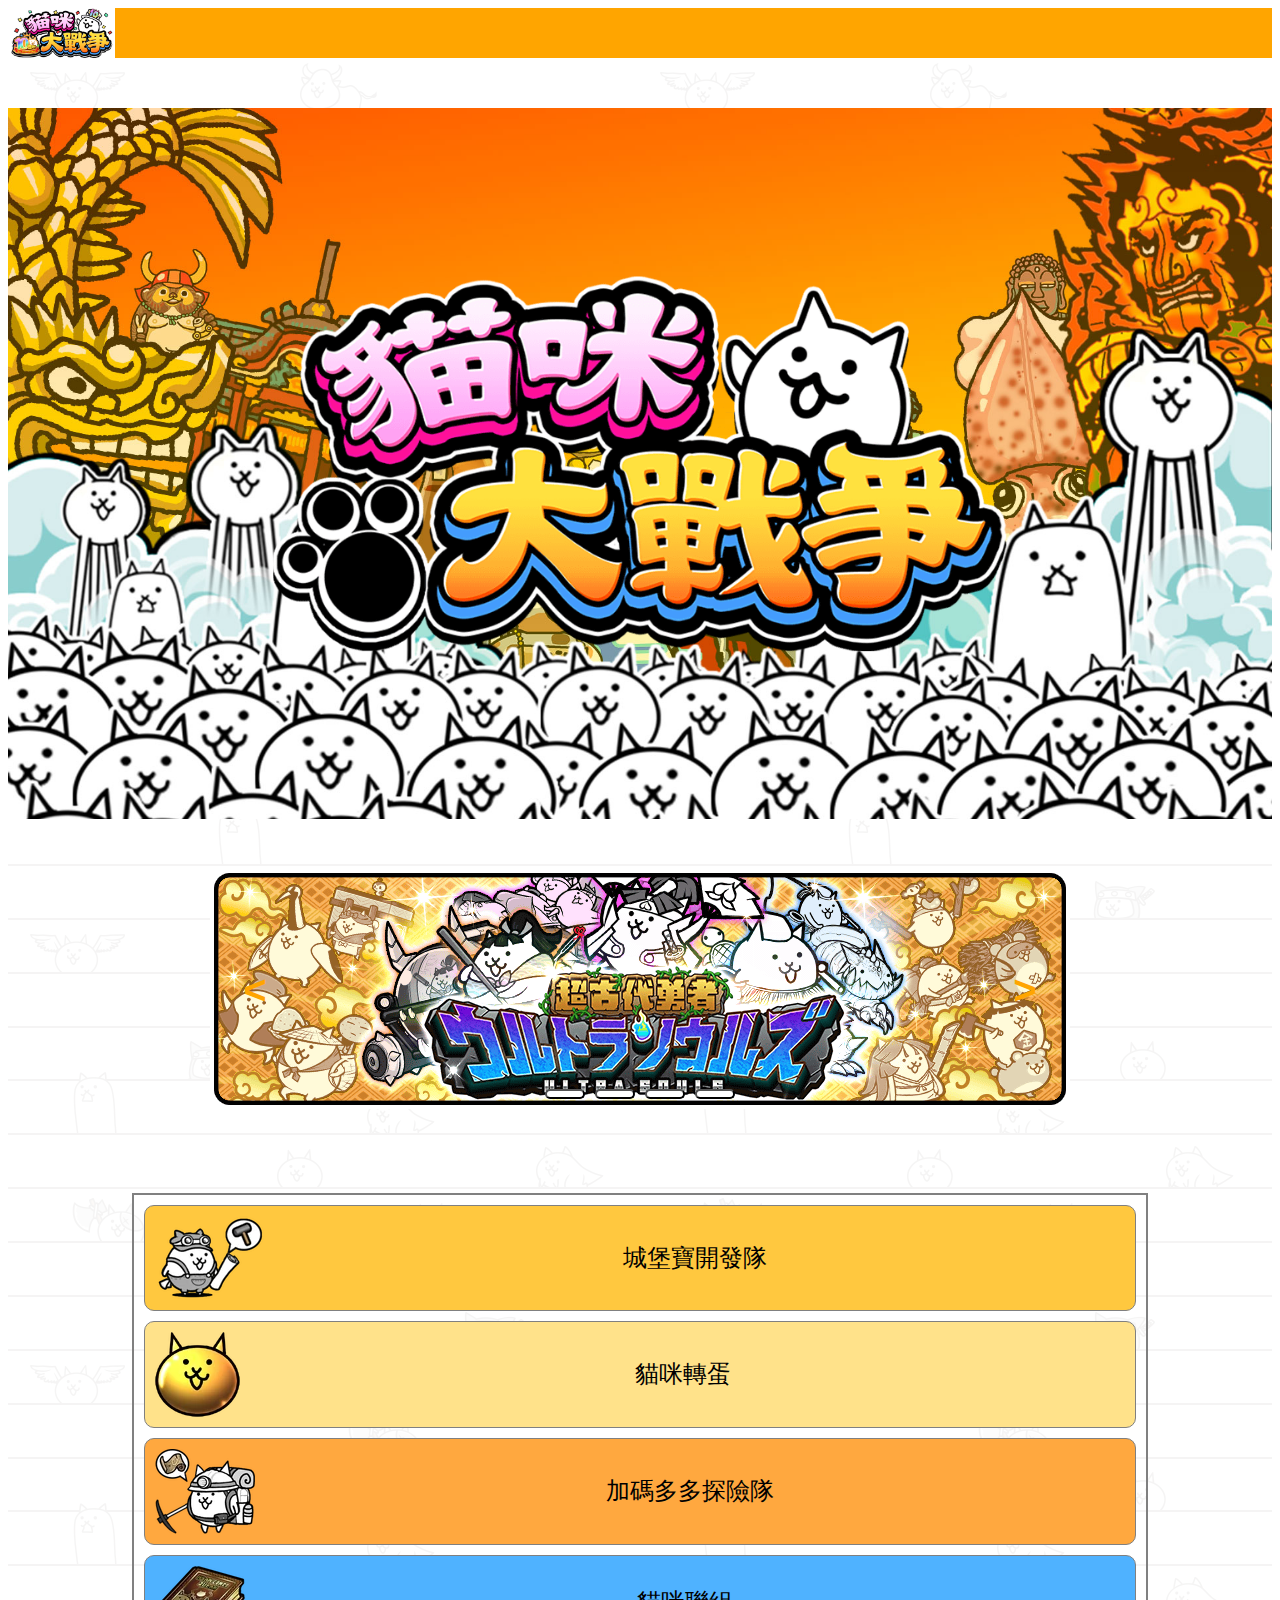
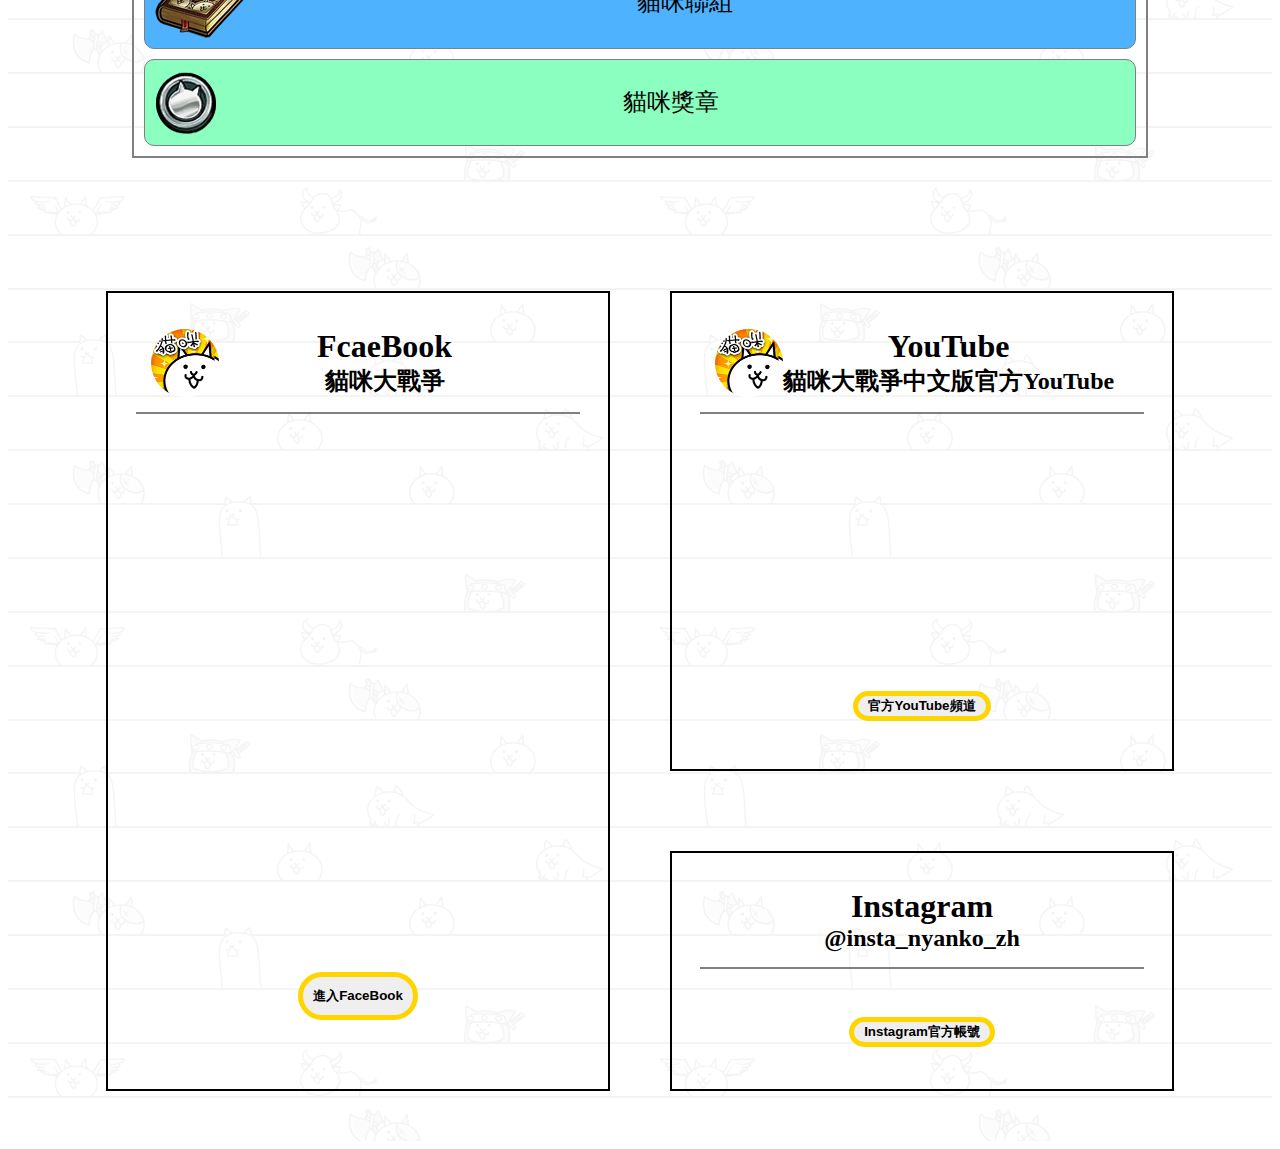
<file: index.html>
<!DOCTYPE html>
<html lang="zh-hant">

<head>
    <meta charset="UTF-8">
    <meta name="viewport" content="width=device-width, initial-scale=1.0">
    <title>貓咪大戰爭</title>
    <link rel="stylesheet" href="./css/header.css">
    <!-- <link rel="stylesheet" href="./css/slide.css"> -->
    <style>
        main {
            display: flex;
            flex-direction: column;
            align-items: center;
            justify-content: center;
            background-image: url(./img/homepage/background.png);
        }

        .cover {
            object-fit: cover;
            width: 100%;
            height: 100%;
            display: block;
            margin: auto;
        }

        section {
            position: relative;
            max-width: 1500px;
            width: 100%;
            margin: 50px;
            aspect-ratio: 3/1.5;

        }

        .tittle {
            position: absolute;
            width: 60%;

            top: 50%;
            left: 50%;
            transform: translate(-50%, -50%);
        }


        .content {


            display: inline-flex;
            flex-direction: column;
            justify-content: center;
            align-items: center;



        }

        .main-card {
            border: 2px solid gray;
            width: 80%;

        }

        .main-card a {
            color: inherit;
            /* 繼承按鈕的文字顏色 */
            text-decoration: none;
            /* 移除底線 */
        }

        .card {
            border: 1px solid gray;
            /* height: auto; */
            margin: 10px;
            padding: 10px;
            display: flex;
            justify-content: start;
            align-items: center;
            border-radius: 10px;
            text-align: center;
        }

        .card:hover {
            opacity: 0.5;
        }

        span {
            font-size: 2rem;
            margin: 5px;
        }

        .text {
            font-size: 1.5rem;
            width: 100%;
            text-align: center;
        }

        .card-img {
            width: 110px;
            object-fit: contain;
        }

        /* 下面是輪播圖CSS */
        .slider {

            width: 860px;
            height: 240px;
            position: relative;
            overflow: hidden;
        }

        .slider-content {
            position: relative;
            height: 100%;
            width: 100%;
            left: 0;
            display: flex;
            transition: all 1s;
        }

        .slide-img {
            width: 100%;
            height: 100%;
            object-fit: cover;
            flex-shrink: 0;
        }

        .btn-left,
        .btn-right {
            border: none;
            position: absolute;
            top: 0;
            bottom: 0;
            margin: auto;
            background-color: transparent;
            color: orange;
            width: 50px;
            height: 50px;
            font-size: 40px;
            font-weight: bold;
            line-height: 50px;
            text-align: center;
            user-select: none;
        }

        .btn-right {
            right: 20px;
        }

        .btn-left {
            left: 20px;
        }

        .bottom {
            position: absolute;
            bottom: 10px;
            margin: auto;
            left: 0;
            right: 0;
            display: flex;
            gap: 10px;
            max-width: max-content;
        }

        .indicator {
            height: 10px;
            width: 40px;
            background-color: white;
            cursor: pointer;
            border-radius: 10px;
        }

        .media-content {
            width: 460px;

        }

        .media-section {
            display: flex;
            justify-content: center;
            align-items: center;
            height: 800px;

        }

        .media-card {
            border: 2px solid black;
            display: flex;
            flex-direction: column;
            padding: 20px;
            align-items: center;
            height: 100%;
            box-sizing: border-box;

        }

        .icon {
            width: 68px;
            height: 68px;
        }

        .media {
            display: flex;
            padding: 15px;
            border-bottom: 2px solid gray;
            width: 90%;
            justify-items: center;
            align-items: center;


        }

        .media-tittle {
            font-size: 24px;
            text-align: center;
            width: 80%;
        }

        .btn {
            position: relative;
            border: 5px solid rgb(255, 213, 0);
            border-radius: 48px;
            /* text-align: center; */
            padding: 10px;
            overflow: hidden;
            cursor: pointer;
            z-index: 0;
            transition: color 1s ease;
            margin: 30px;
            display: flex;
            justify-content: center;
            align-items: center;

        }

        .btn::before {
            content: "";
            position: absolute;
            top: 0;
            left: 0;
            width: 0%;
            height: 100%;
            background-color: rgb(255, 213, 0);
            z-index: -1;
            transition: 0.8s ease;
        }



        .btn:hover::before {
            width: 100%;
        }

        .facebook-content {
            width: 100%;
            height: 510px;
            overflow-y: hidden;
        }

        .two-card {
            height: 100%;
        }

        .btn a {
            color: inherit;
            /* 繼承按鈕的文字顏色 */
            text-decoration: none;
            /* 移除底線 */
        }
    </style>
</head>

<body>
    <header>
        <img class="battlecat-icon" src="./img/貓咪大戰爭.png" alt="貓咪大戰爭">
        <!-- <ul>
            <li>關卡</li>
            <li>敵人</li>
            <li>轉蛋</li>
        </ul> -->
    </header>
    <main>
        <section>
            <img class="cover" src="./img/homepage/cover.jpg">
            <img class="tittle" src="./img/homepage/tittle.png">
        </section>
        <!-- 以下輪播圖 -->


        <div class="slider">
            <div class="slider-content">
                <img class="slide-image" src="./img/cat-capsule/01.png">
                <img class="slide-image" src="./img/cat-capsule/02.png">
                <img class="slide-image" src="./img/cat-capsule/03.png">
                <img class="slide-image" src="./img/cat-capsule/04.png">
            </div>
            <div class="shift">
                <button class="btn-left" onclick="leftshift()">&lt;</button>
                <button class="btn-right" onclick="rightshift()">&gt;</button>
            </div>
            <div class="bottom">
                <button class="indicator" onclick="setIndex(0)"></button>
                <button class="indicator" onclick="setIndex(1)"></button>
                <button class="indicator" onclick="setIndex(2)"></button>
                <button class="indicator" onclick="setIndex(3)"></button>
            </div>
        </div>

        <!-- 以上輪播圖 -->
        <section class="content">
            <div class="main-card">
                <a href="./castle.html">
                    <div class="card" style="background-color: #ffc83f;">
                        <img class="card-image" src="./img/homepage/castle-build.webp" style="display: block; ">
                        <div class="text">城堡寶開發隊</div>
                    </div>
                </a>
                <a href="./cat-capsule.html">
                    <div class="card" style="background-color: #ffe28a;">
                        <img class="card-image" src="./img/homepage/cat-capsule.webp">
                        <div class="text">貓咪轉蛋</div>
                    </div>
                </a>
                <a href="./gamatoto.html">
                    <div class="card" style="background-color: #ffa83f;">
                        <img class="card-image" src="./img/homepage/kamatoto.webp">
                        <div class="text">加碼多多探險隊</div>
                    </div>
                </a>
                <a href="./cat-combo.html">
                    <div class="card" style="background-color: #4fb2ff;">
                        <img class="card-image" src="./img/homepage/cat-combo.webp">
                        <div class="text">貓咪聯組</div>
                    </div>
                </a>
                <a href="./medal.html">
                    <div class="card" style="background-color: #8affbf">
                        <img class="card-image" src="./img/homepage/medal.webp">
                        <div class="text">貓咪獎章</div>
                    </div>
                </a>
            </div>

        </section>
        <section class="media-section">
            <div class="media-card" style="margin-right: 30px;">
                <div class="media">
                    <img class="icon" src="./img/homepage/icon.png">
                    <strong class="media-tittle">
                        <span>
                            FcaeBook
                        </span>
                        <br>
                        貓咪大戰爭
                    </strong>
                </div>
                <br>
                <div class="media-content">
                    <div class="facebook-content">
                        <iframe
                            src="https://www.facebook.com/plugins/page.php?href=https%3A%2F%2Fwww.facebook.com%2FNyankoTW&tabs=timeline&width=460&height=720&small_header=false&adapt_container_width=true&hide_cover=false&show_facepile=true&appId"
                            width="100%" height="720" style="border:none;overflow:hidden" scrolling="no" frameborder="0"
                            allowfullscreen="true"
                            allow="autoplay; clipboard-write; encrypted-media; picture-in-picture; web-share"></iframe>
                    </div>
                </div>
                <button class="btn">
                    <strong>
                        <a href="https://www.facebook.com/NyankoTW/?ref=embed_page#">
                            進入FaceBook
                        </a>
                    </strong>
                </button>
            </div>
            <div class="two-card" style="margin-left: 30px;">
                <div class="media-card" style="height: 60%;">
                    <div class="media">
                        <img class="icon" src="./img/homepage/icon.png">
                        <strong class="media-tittle">
                            <span>
                                YouTube
                            </span>
                            <br>
                            貓咪大戰爭中文版官方YouTube
                        </strong>
                    </div>
                    <br>
                    <div class="media-content">
                        <iframe width="100%" height="225" src="https://www.youtube.com/embed/Mipx3s1RwFQ"
                            title="【貓咪TV】貓戰10週年啦～今年除了貓咪拉霸，還有機會拿傳說券！？【官方頻道】" frameborder="0"
                            allow="accelerometer; autoplay; clipboard-write; encrypted-media; gyroscope; picture-in-picture; web-share"
                            referrerpolicy="strict-origin-when-cross-origin" allowfullscreen></iframe>
                    </div>
                    <button class="btn">
                        <strong>
                            <a href="https://www.youtube.com/channel/UC6UBir4I6o_0dJQa8eoGoDQ">
                                官方YouTube頻道
                            </a>
                        </strong>
                    </button>
                </div>
                <div class="media-card" style="height:30%;   margin-top:80px ;">
                    <div class="media" style="justify-content: center">
                        <strong class="media-tittle">
                            <span>
                                Instagram
                            </span>
                            <br>
                            @insta_nyanko_zh
                        </strong>
                    </div>
                    <br>
                    <button class="btn">
                        <strong>
                            <a href="https://www.instagram.com/insta_nyanko_zh/">
                                Instagram官方帳號
                            </a>
                        </strong>
                    </button>
                </div>
            </div>



        </section>

    </main>
    <!-- <script src="./javascript/slide.js">
        
    </script> -->
    <script>
        let index = 0;
        function refresh() {
            if (index < 0) {
                index = 3;
            }
            else if (index > 3) {
                index = 0;
            }
            let slider = document.querySelector('.slider')
            let width = getComputedStyle(slider).width
            width = Number(width.slice(0, -2))
            slider.querySelector('.slider-content').style.left = index * width * -1 +
                "px"
        }
        function leftshift() {
            index--;
            refresh()
        }
        function rightshift() {
            index++;
            refresh()
        }
        function setIndex(idx) {
            index = idx;
            refresh()
        }
        refresh()
    </script>
</body>

</html>
</file>
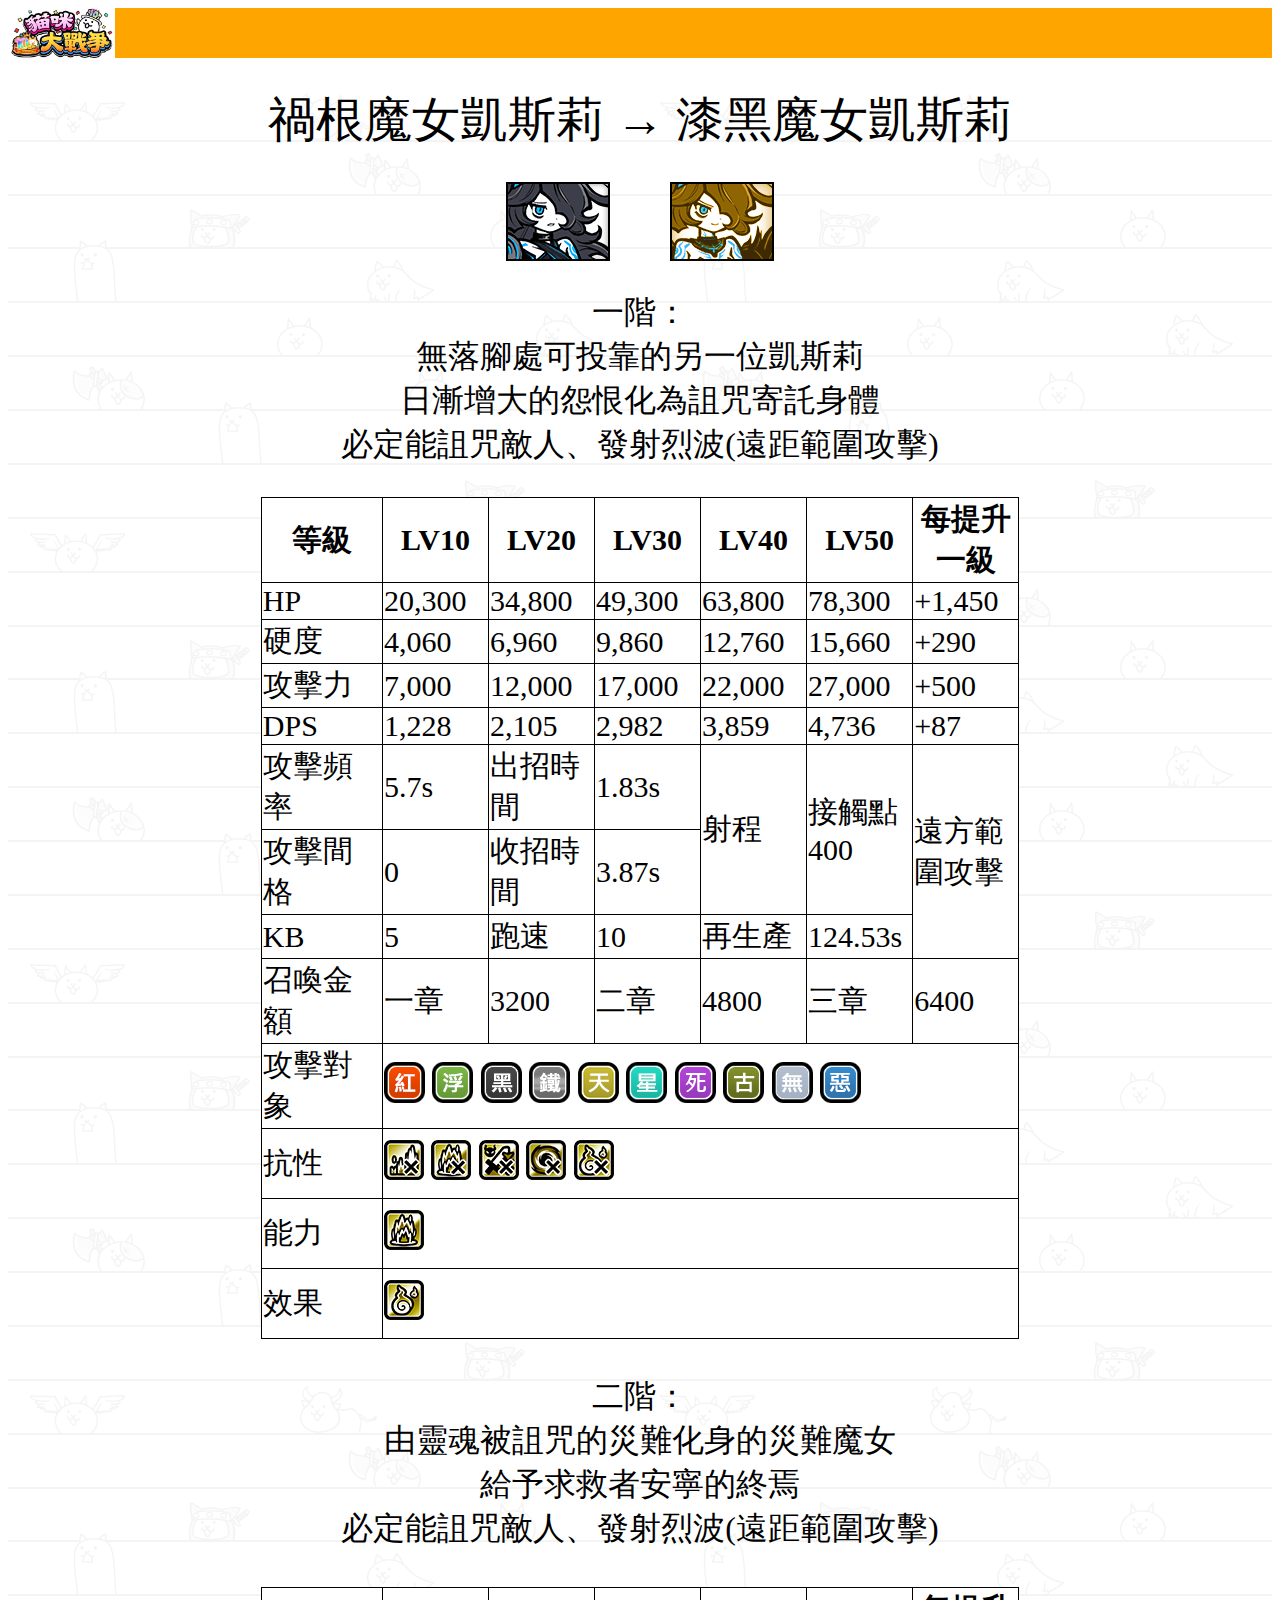
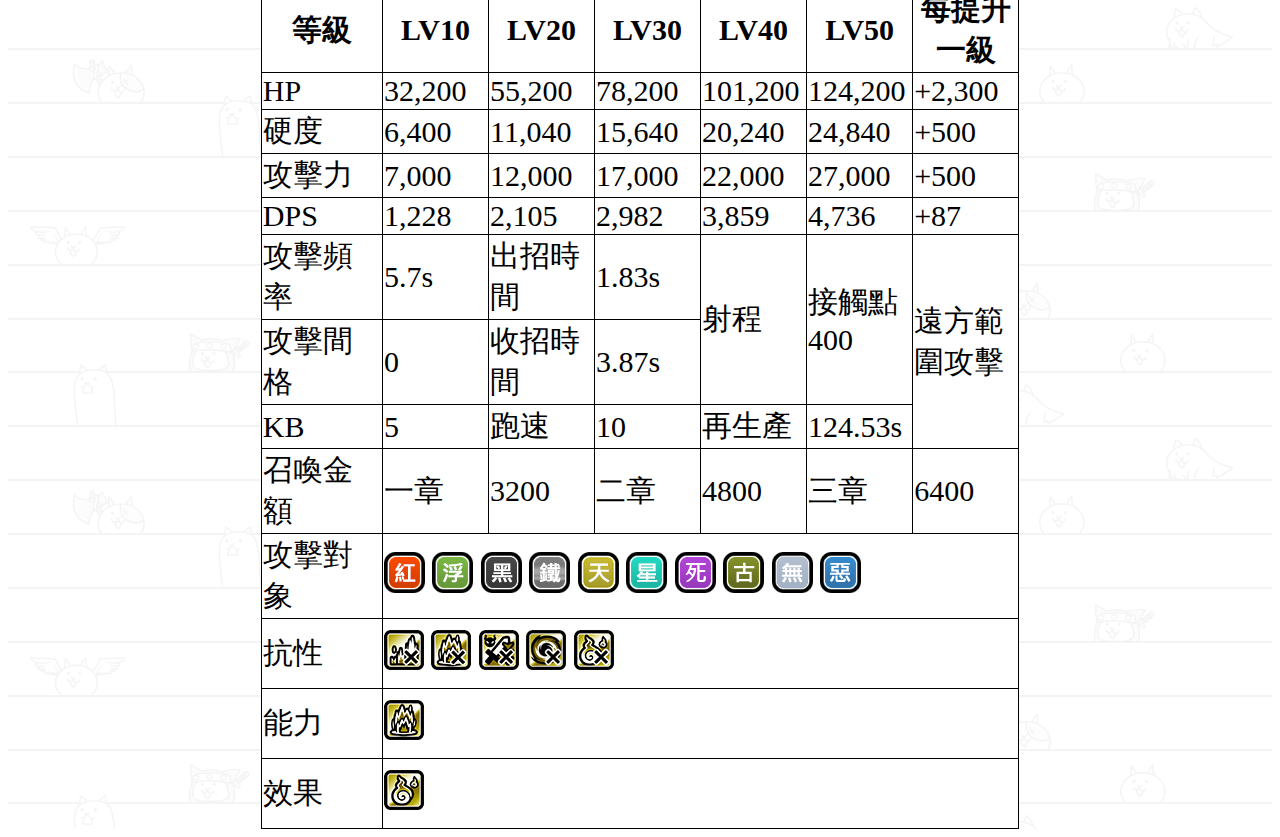
<file: ability.html>
<!DOCTYPE html>
<html lang="zh-hant">

<head>
    <meta charset="UTF-8">
    <meta name="viewport" content="width=device-width, initial-scale=1.0">
    <title>角色能力</title>
    <link rel="stylesheet" href="./css/header.css">
    <link rel="stylesheet" href="./css/table.css">
    <style>
        main {
            background-image: url(./img/background/background.png);
        }

        ul {
            list-style-type: none;
            display: flex;
        }

        li {
            margin: 0px 30px;
        }

        header {
            background-color: orange;
            height: 50px;
            width: auto;
            display: flex;
        }

        .battlecat-icon {
            background-color: transparent;
        }



        table {
            width: 60%;
        }

        .icon {
            display: flex;
        }

        .icon img {
            margin: 30px;
        }

        .intro {
            display: flex;
            flex-direction: column;
            justify-content: center;
            align-items: center;
            margin: 30px;
        }

        .copy {
            word-break: keep-all;
            text-align: center;
            font-size: 2rem;
        }

        span {
            font-size: 3rem;
        }

        .ability img {
            margin: 10px 0 10px 0;
            text-align: center;

        }
    </style>
</head>

<body>
    <header>
        <a href="./homepage.html">
            <img class="battlecat-icon" src="./img/貓咪大戰爭.png" alt="貓咪大戰爭">
        </a>
        <!-- <ul>
            <li>關卡</li>
            <li>敵人</li>
            <li>轉蛋</li>
        </ul> -->

    </header>
    <main>
        <section class="intro">
            <span>禍根魔女凱斯莉 → 漆黑魔女凱斯莉</span>
            <div class="icon">
                <img src="./img/character/ssr01.png">
                <img src="./img/character/ssr02.png">
            </div>
            <div class="copy">
                一階：
                <br>
                無落腳處可投靠的另一位凱斯莉
                <br>
                日漸增大的怨恨化為詛咒寄託身體
                <br>
                必定能詛咒敵人、發射烈波(遠距範圍攻擊)
            </div>
        </section>

        <table>
            <colgroup>
                <col style="width: 16%">
                <col style="width: 14%">
                <col style="width: 14%">
                <col style="width: 14%">
                <col style="width: 14%">
                <col style="width: 14%">
                <col style="width: 14%">
            </colgroup>
            <thead>
                <tr>
                    <th>等級</th>
                    <th>LV10</th>
                    <th>LV20</th>
                    <th>LV30</th>
                    <th>LV40</th>
                    <th>LV50</th>
                    <th>每提升一級</th>
                </tr>
            </thead>
            <tbody>
                <tr>
                    <td>HP</td>
                    <td>20,300</td>
                    <td>34,800</td>
                    <td>49,300</td>
                    <td>63,800</td>
                    <td>78,300</td>
                    <td>+1,450</td>
                </tr>
                <tr>
                    <td>硬度</td>
                    <td>4,060</td>
                    <td>6,960</td>
                    <td>9,860</td>
                    <td>12,760</td>
                    <td>15,660</td>
                    <td>+290</td>
                </tr>
                <tr>
                    <td>攻擊力</td>
                    <td>7,000</td>
                    <td>12,000</td>
                    <td>17,000</td>
                    <td>22,000</td>
                    <td>27,000</td>
                    <td>+500</td>
                </tr>
                <tr>
                    <td>DPS</td>
                    <td>1,228</td>
                    <td>2,105</td>
                    <td>2,982</td>
                    <td>3,859</td>
                    <td>4,736</td>
                    <td>+87</td>
                </tr>
                <tr>
                    <td>攻擊頻率</td>
                    <td>5.7s</td>
                    <td>出招時間</td>
                    <td>1.83s</td>
                    <td rowspan="2">射程</td>
                    <td rowspan="2">接觸點400</td>
                    <td rowspan="3">遠方範圍攻擊</td>
                </tr>
                <tr>
                    <td>攻擊間格</td>
                    <td>0</td>
                    <td>收招時間</td>
                    <td>3.87s</td>
                    <!-- <td colspan="2"></td> -->
                    <!-- <td></td> -->
                    <!-- <td></td> -->
                </tr>
                <tr>
                    <td>KB</td>
                    <td>5</td>
                    <td>跑速</td>
                    <td>10</td>
                    <td>再生產</td>
                    <td>124.53s</td>
                    <!-- <td></td> -->
                </tr>
                <tr>
                    <td>召喚金額</td>
                    <td>一章</td>
                    <td>3200</td>
                    <td>二章</td>
                    <td>4800</td>
                    <td>三章</td>
                    <td>6400</td>
                </tr>
                <tr>
                    <td>攻擊對象</td>
                    <td colspan="6" class="ability">
                        <img src="/img/character/red.png">
                        <img src="./img/character/float.png">
                        <img src="./img/character/black.png">
                        <img src="./img/character/iron.png">
                        <img src="./img/character/angle.png">
                        <img src="./img/character/aqua.png">
                        <img src="./img/character/zomble.png">
                        <img src="./img/character/old.png">
                        <img src="./img/character/white.png">
                        <img src="./img/character/demon.png">
                    </td>
                    <!-- <td></td>
                    <td></td>
                    <td></td>
                    <td></td>
                    <td></td> -->
                </tr>
                <tr>
                    <td>抗性</td>
                    <td colspan="6" class="ability">
                        <img src="./img/character/1.png">
                        <img src="./img/character/2.png">
                        <img src="./img/character/3.png">
                        <img src="./img/character/4.png">
                        <img src="./img/character/5.png">
                    </td>
                    <!-- <td></td>
                    <td></td>
                    <td></td>
                    <td></td>
                    <td></td> -->
                </tr>
                <tr>
                    <td>能力</td>
                    <td colspan="6" class="ability">
                        <img src="./img/character/01.png">
                    </td>
                    <!-- <td></td>
                    <td></td>
                    <td></td>
                    <td></td>
                    <td></td> -->
                </tr>
                <tr>
                    <td>效果</td>
                    <td colspan="6" class="ability">
                        <img src="./img/character/02.png">
                    </td>
                    <!-- <td></td>
                    <td></td>
                    <td></td>
                    <td></td>
                    <td></td> -->
                </tr>

            </tbody>
        </table>
        <section>
            <br><br>
            <div class="copy">
                二階：
                <br>
                由靈魂被詛咒的災難化身的災難魔女
                <br>
                給予求救者安寧的終焉
                <br>
                必定能詛咒敵人、發射烈波(遠距範圍攻擊)
            </div>
            <br><br>
            <table>
                <colgroup>
                    <col style="width: 16%">
                    <col style="width: 14%">
                    <col style="width: 14%">
                    <col style="width: 14%">
                    <col style="width: 14%">
                    <col style="width: 14%">
                    <col style="width: 14%">
                </colgroup>
                <thead>
                    <tr>
                        <th>等級</th>
                        <th>LV10</th>
                        <th>LV20</th>
                        <th>LV30</th>
                        <th>LV40</th>
                        <th>LV50</th>
                        <th>每提升一級</th>
                    </tr>
                </thead>
                <tbody>
                    <tr>
                        <td>HP</td>
                        <td>32,200</td>
                        <td>55,200</td>
                        <td>78,200</td>
                        <td>101,200</td>
                        <td>124,200</td>
                        <td>+2,300</td>
                    </tr>
                    <tr>
                        <td>硬度</td>
                        <td>6,400</td>
                        <td>11,040</td>
                        <td>15,640</td>
                        <td>20,240</td>
                        <td>24,840</td>
                        <td>+500</td>
                    </tr>
                    <tr>
                        <td>攻擊力</td>
                        <td>7,000</td>
                        <td>12,000</td>
                        <td>17,000</td>
                        <td>22,000</td>
                        <td>27,000</td>
                        <td>+500</td>
                    </tr>
                    <tr>
                        <td>DPS</td>
                        <td>1,228</td>
                        <td>2,105</td>
                        <td>2,982</td>
                        <td>3,859</td>
                        <td>4,736</td>
                        <td>+87</td>
                    </tr>
                    <tr>
                        <td>攻擊頻率</td>
                        <td>5.7s</td>
                        <td>出招時間</td>
                        <td>1.83s</td>
                        <td rowspan="2">射程</td>
                        <td rowspan="2">接觸點400</td>
                        <td rowspan="3">遠方範圍攻擊</td>
                    </tr>
                    <tr>
                        <td>攻擊間格</td>
                        <td>0</td>
                        <td>收招時間</td>
                        <td>3.87s</td>
                        <!-- <td colspan="2"></td> -->
                        <!-- <td></td> -->
                        <!-- <td></td> -->
                    </tr>
                    <tr>
                        <td>KB</td>
                        <td>5</td>
                        <td>跑速</td>
                        <td>10</td>
                        <td>再生產</td>
                        <td>124.53s</td>
                        <!-- <td></td> -->
                    </tr>
                    <tr>
                        <td>召喚金額</td>
                        <td>一章</td>
                        <td>3200</td>
                        <td>二章</td>
                        <td>4800</td>
                        <td>三章</td>
                        <td>6400</td>
                    </tr>
                    <tr>
                        <td>攻擊對象</td>
                        <td colspan="6" class="ability">
                            <img src="/img/character/red.png">
                            <img src="./img/character/float.png">
                            <img src="./img/character/black.png">
                            <img src="./img/character/iron.png">
                            <img src="./img/character/angle.png">
                            <img src="./img/character/aqua.png">
                            <img src="./img/character/zomble.png">
                            <img src="./img/character/old.png">
                            <img src="./img/character/white.png">
                            <img src="./img/character/demon.png">
                        </td>
                        <!-- <td></td>
                    <td></td>
                    <td></td>
                    <td></td>
                    <td></td> -->
                    </tr>
                    <tr>
                        <td>抗性</td>
                        <td colspan="6" class="ability">
                            <img src="./img/character/1.png">
                            <img src="./img/character/2.png">
                            <img src="./img/character/3.png">
                            <img src="./img/character/4.png">
                            <img src="./img/character/5.png">
                        </td>
                        <!-- <td></td>
                    <td></td>
                    <td></td>
                    <td></td>
                    <td></td> -->
                    </tr>
                    <tr>
                        <td>能力</td>
                        <td colspan="6" class="ability">
                            <img src="./img/character/01.png">
                        </td>
                        <!-- <td></td>
                    <td></td>
                    <td></td>
                    <td></td>
                    <td></td> -->
                    </tr>
                    <tr>
                        <td>效果</td>
                        <td colspan="6" class="ability">
                            <img src="./img/character/02.png">
                        </td>
                        <!-- <td></td>
                    <td></td>
                    <td></td>
                    <td></td>
                    <td></td> -->
                    </tr>

                </tbody>
            </table>
        </section>
    </main>


</body>

</html>
</file>
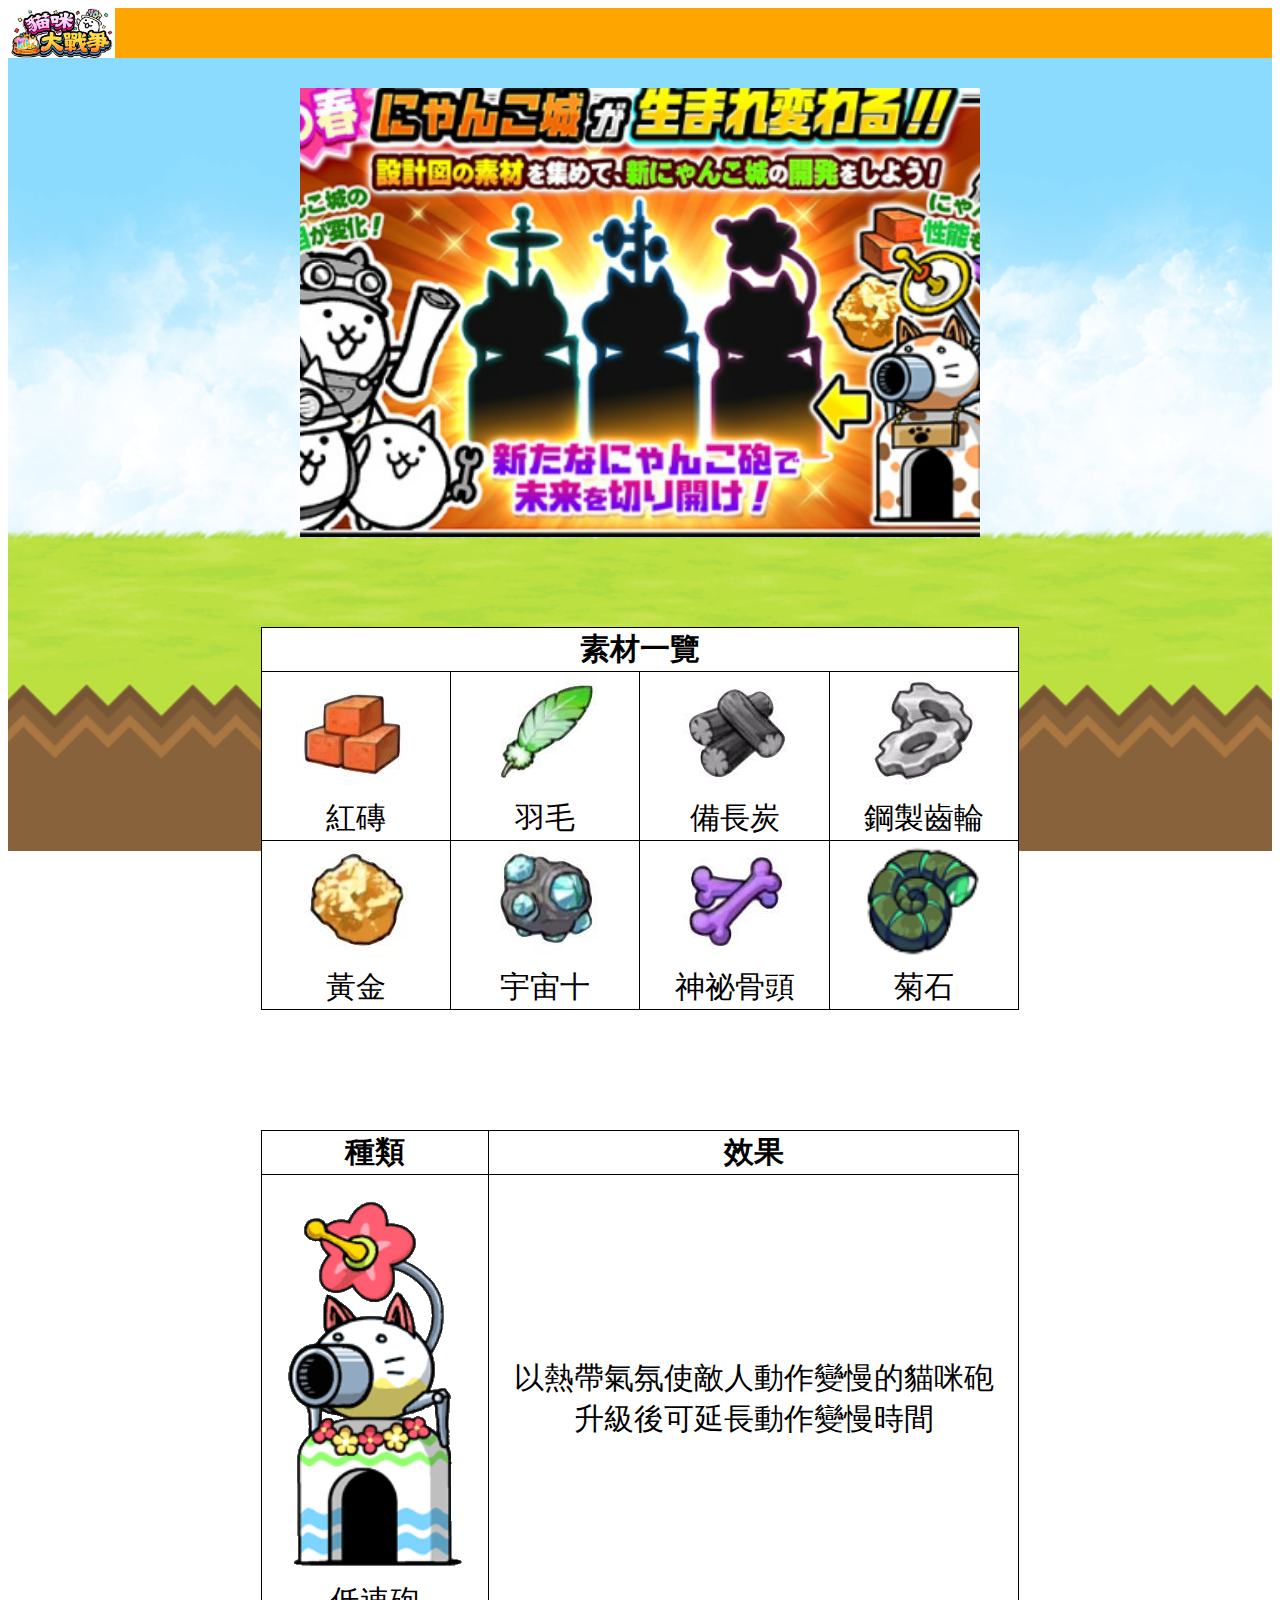
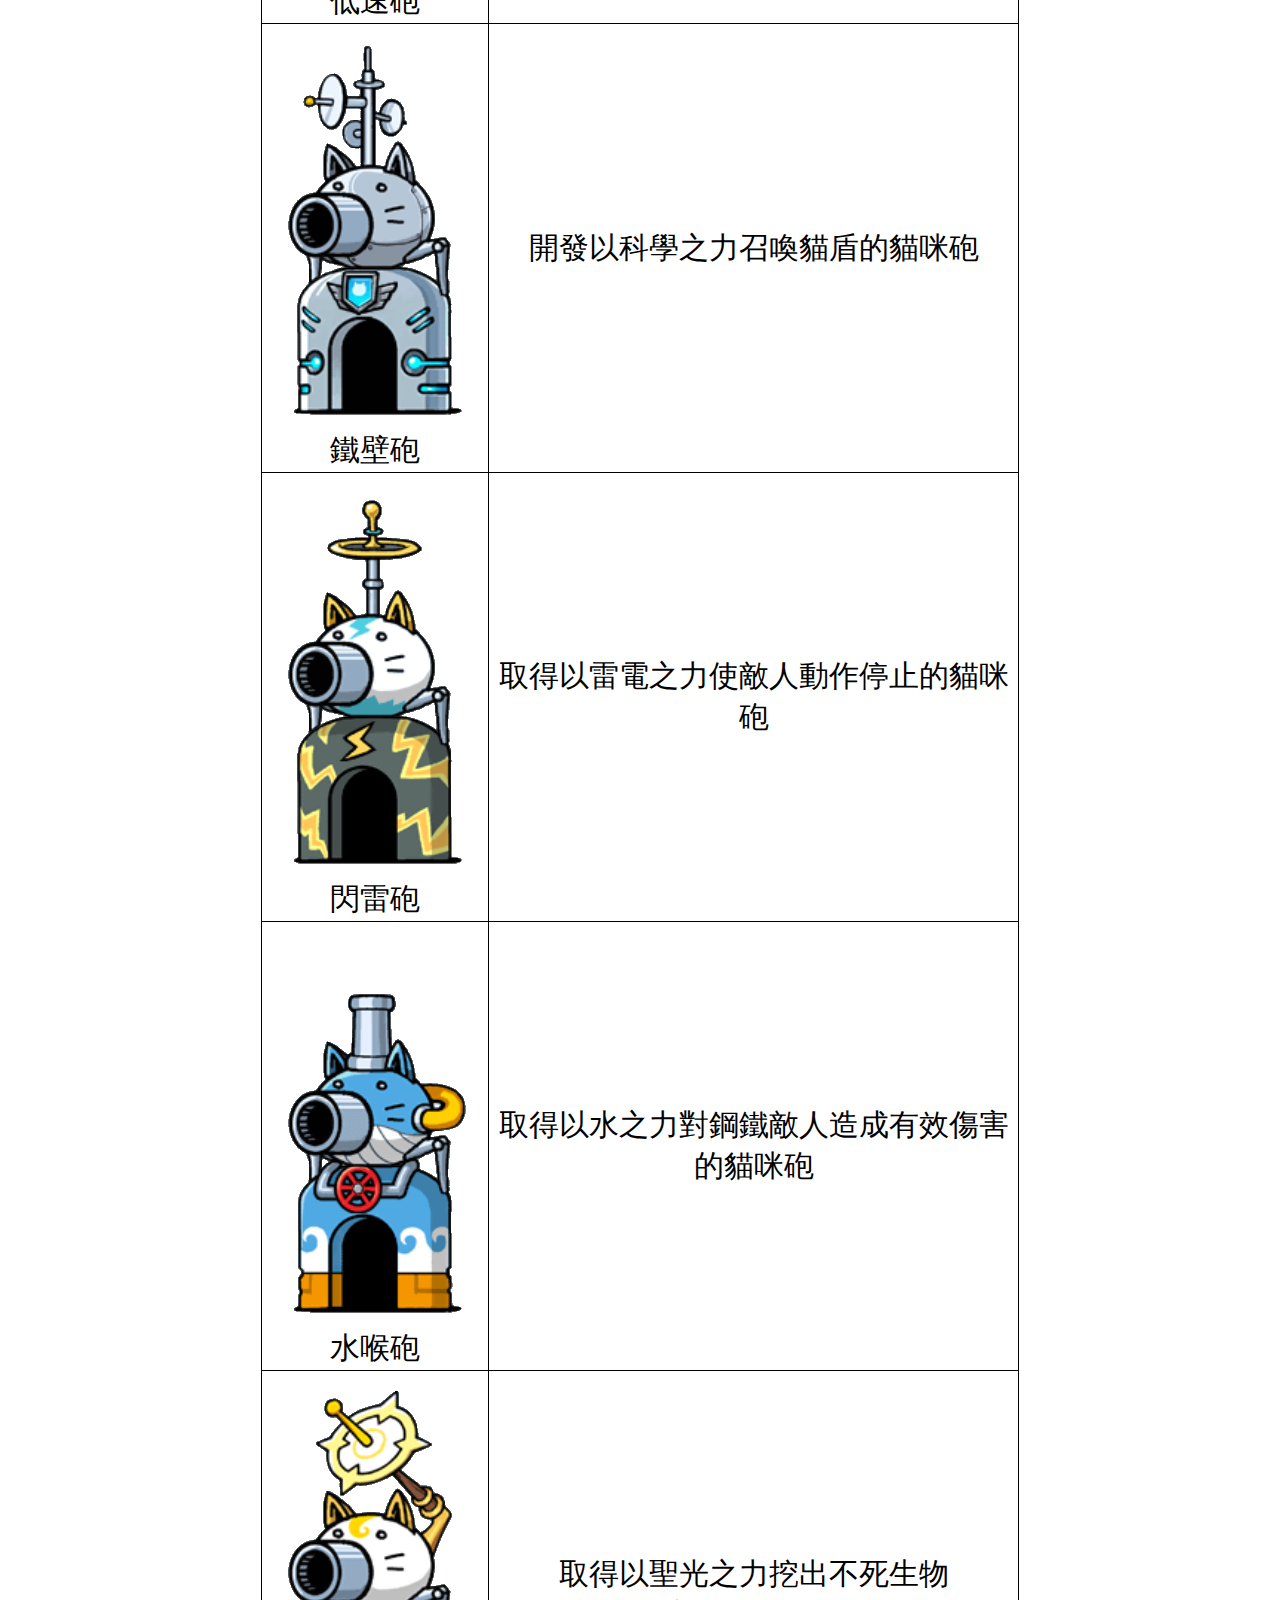
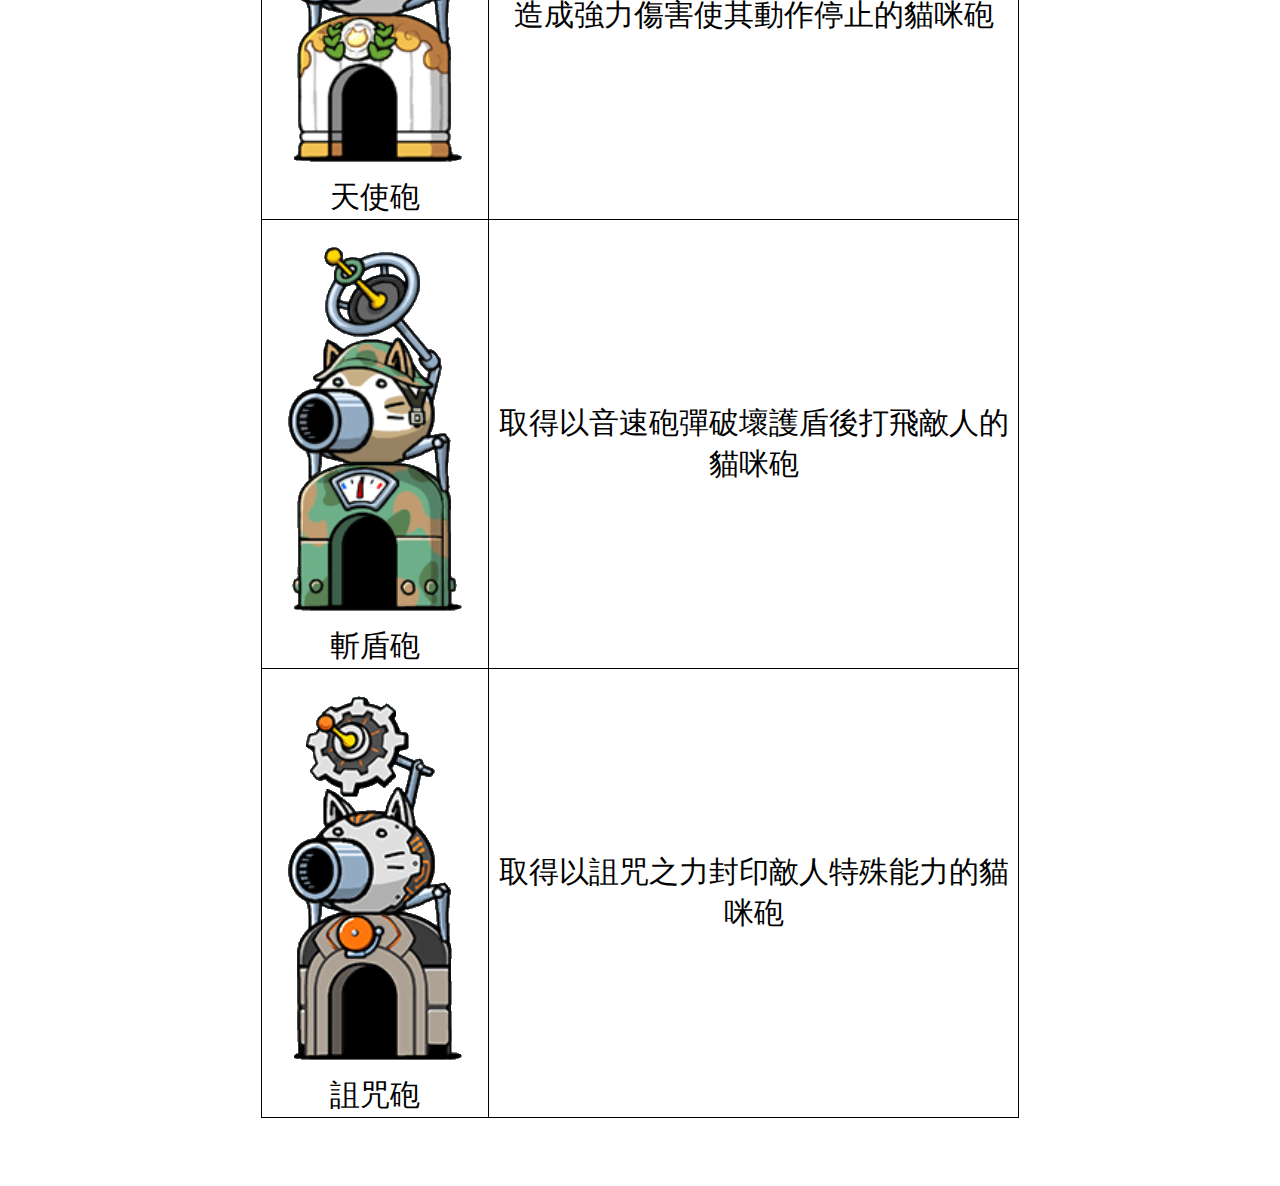
<file: castle.html>
<!DOCTYPE html>
<html lang="en">

<head>
    <meta charset="UTF-8">
    <meta name="viewport" content="width=device-width, initial-scale=1.0">
    <title>城堡寶開發隊</title>
    <link rel="stylesheet" href="./css/header.css">
    <link rel="stylesheet" href="./css/main.css">
    <link rel="stylesheet" href="./css/table.css">
    <style>
        main {
            background-image: url(./img/GAMATOTO/background.png);
            background-size: contain;
            background-repeat: repeat-x;
            background-attachment: fixed;
        }

        table {
            text-align: center;
            width: 60%;
            margin: 60px;
        }

        .cover {
            margin: 30px;
            width: 680px;
            height: 449px;
            object-fit: cover;
            flex-shrink: 0;
        }

        img {
            display: block;
            margin: 0 auto;
        }

        span {
            display: block;
            margin-top: 5px;

        }

        .intro {
            word-break: keep-all;
        }
    </style>
</head>

<body>
    <header>
        <a href="./homepage.html">
            <img class="battlecat-icon" src="./img/貓咪大戰爭.png" alt="貓咪大戰爭">
        </a>
        <!-- <ul>
            <li>關卡</li>
            <li>敵人</li>
            <li>轉蛋</li>
        </ul> -->
    </header>
    <main>
        <img class="cover" src="./img/castle/cover.png">
        <table>
            <thead>
                <tr>
                    <th colspan="4">素材一覽</th>
                    <!-- <th></th>
                    <th></th>
                    <th></th> -->
                </tr>
            </thead>
            <tbody>
                <tr>
                    <td>
                        <div class="material-box">
                            <img src="./img/castle/material-01.jpg">
                            <span>紅磚</span>
                        </div>
                    </td>
                    <td>
                        <div class="material-box">
                            <img src="./img/castle/material-02.jpg">
                            <span>羽毛</span>
                        </div>
                    </td>
                    <td>
                        <div class="material-box">
                            <img src="./img/castle/material-03.jpg">
                            <span>備長炭</span>
                        </div>
                    </td>
                    <td>
                        <div class="material-box">
                            <img src="./img/castle/material-04.jpg">
                            <span>鋼製齒輪</span>
                        </div>
                    </td>
                </tr>
                <tr>
                    <td>
                        <div class="material-box">
                            <img src="./img/castle/material-05.jpg">
                            <span>黃金</span>
                        </div>
                    </td>
                    <td>
                        <div class="material-box">
                            <img src="./img/castle/material-06.jpg">
                            <span>宇宙十</span>
                        </div>
                    </td>
                    <td>
                        <div class="material-box">
                            <img src="./img/castle/material-07.jpg">
                            <span>神祕骨頭</span>
                        </div>
                    </td>
                    <td>
                        <div class="material-box"><img style="width: 120px; height: 120px;"
                                src="./img/castle/material-08.png"><span>菊石</span>
                    </td>
                    </div>
                </tr>
            </tbody>
        </table>
        <table>
            <colgroup>
                <col width="30%">
                <col width="70%">
            </colgroup>
            <thead>
                <tr>
                    <th>種類</th>
                    <th>效果</th>
                </tr>
            </thead>
            <tbody>
                <tr>
                    <td>
                        <div>
                            <img src="./img/castle/01-緩速.png">
                            <span>低速砲</span>
                        </div>
                    </td>
                    <td clas="intro">
                        以熱帶氣氛使敵人動作變慢的貓咪砲
                        <br>
                        升級後可延長動作變慢時間
                </tr>
                <tr>
                    <td>
                        <div>
                            <img src="./img/castle/02-鐵壁.png">
                            <span>鐵壁砲</span>
                        </div>
                    </td>
                    <td clas="intro">
                        開發以科學之力召喚貓盾的貓咪砲
                    </td>
                </tr>
                <tr>
                    <td>
                        <div>
                            <img src="./img/castle/03-暫停.png">
                            <span>閃雷砲</span>
                        </div>
                    </td>
                    <td clas="intro">
                        取得以雷電之力使敵人動作停止的貓咪砲
                    </td>
                </tr>
                <tr>
                    <td>
                        <div>
                            <img src="./img/castle/04-水砲.png">
                            <span>水喉砲</span>
                        </div>
                    </td>
                    <td clas="intro">
                        取得以水之力對鋼鐵敵人造成有效傷害的貓咪砲
                    </td>
                </tr>
                <tr>
                    <td>
                        <div>
                            <img src="./img/castle/05-天使.png">
                            <span>天使砲</span>
                        </div>
                    </td>
                    <td clas="intro">
                        取得以聖光之力挖出不死生物
                        <br>
                        造成強力傷害使其動作停止的貓咪砲
                    </td>
                </tr>
                <tr>
                    <td>
                        <div>
                            <img src="./img/castle/06-斬盾.png">
                            <span>斬盾砲</span>
                        </div>
                    </td>
                    <td clas="intro">
                        取得以音速砲彈破壞護盾後打飛敵人的貓咪砲
                    </td>
                </tr>
                <tr>
                    <td>
                        <div>
                            <img src="./img/castle/07-詛咒.png">
                            <span>詛咒砲</span>
                        </div>
                    </td>
                    <td clas="intro">
                        取得以詛咒之力封印敵人特殊能力的貓咪砲
                    </td>
                </tr>
            </tbody>

        </table>
    </main>
</body>

</html>
</file>
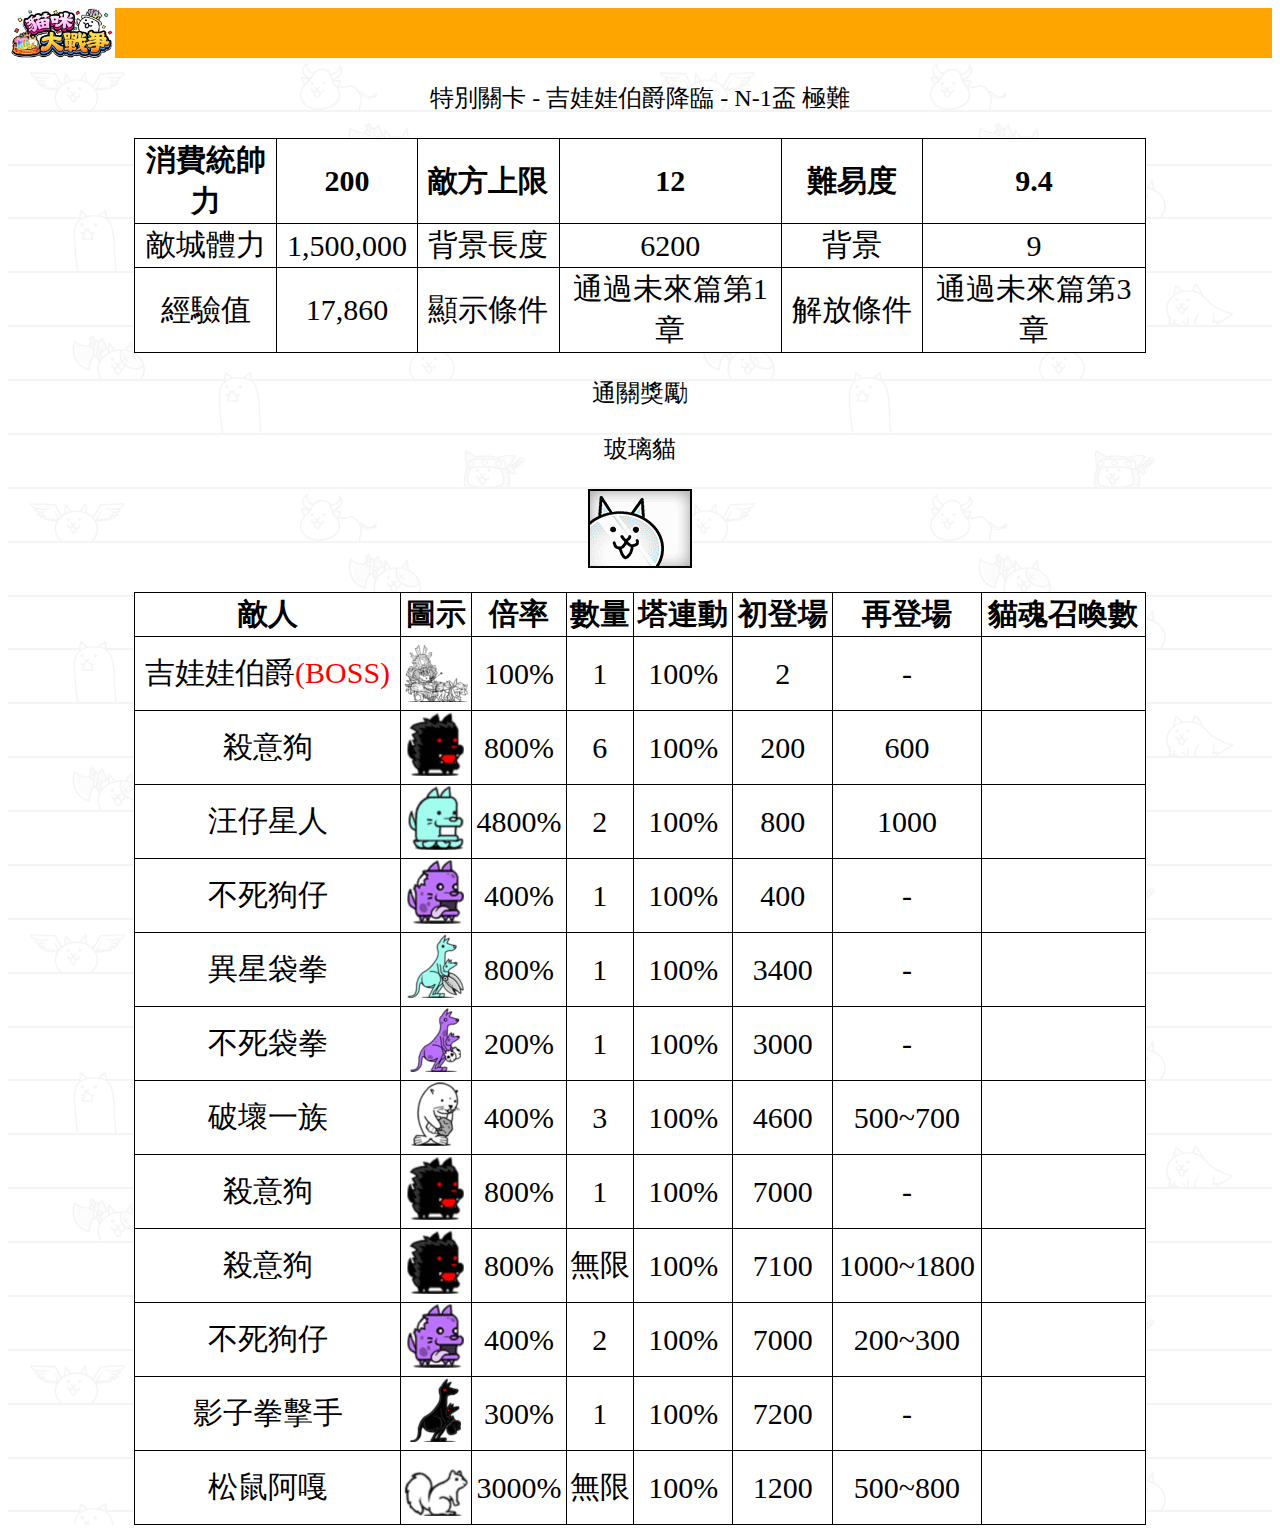
<file: enemy.html>
<!DOCTYPE html>
<html lang="en">

<head>
    <meta charset="UTF-8">
    <meta name="viewport" content="width=device-width, initial-scale=1.0">
    <title>吉娃娃伯爵降臨 - N-1盃</title>
    <link rel="stylesheet" href="./css/header.css">
    <link rel="stylesheet" href="./css/main.css">
    <link rel="stylesheet" href="./css/table.css">
    <style>
        p {
            font-size: 1.5rem;
        }

        section {
            width: 100%;
            text-align: center;
        }

        table {
            width: 80%;
        }

        span {
            color: red;
        }

        .glassCat {
            margin-bottom: 20px;
        }

        main {
            background-image: url(./img/background/background.png);
        }
    </style>
</head>

<body>
    <header>
        <a href="./homepage.html">
            <img class="battlecat-icon" src="./img/貓咪大戰爭.png" alt="貓咪大戰爭">
        </a>
        <!-- <ul>
            <li>關卡</li>
            <li>敵人</li>
            <li>轉蛋</li>
        </ul> -->
    </header>
    <main>
        <section>
            <p>特別關卡 - 吉娃娃伯爵降臨 - N-1盃 極難</p>
        </section>
        <section>
            <table>
                <colgroup>
                    <col style="width: 14%;">
                    <col style="width: 14%;">
                    <col style="width: 14%;">
                    <col style="width: 22%;">
                    <col style="width: 14%;">
                    <col style="width: 22%;">
                </colgroup>
                <thead>
                    <tr>
                        <th>消費統帥力</th>
                        <th>200</th>
                        <th>敵方上限</th>
                        <th>12</th>
                        <th>難易度</th>
                        <th>9.4</th>
                    </tr>
                </thead>
                <tbody>
                    <tr>
                        <td>敵城體力</td>
                        <td>1,500,000</td>
                        <td>背景長度</td>
                        <td>6200</td>
                        <td>背景</td>
                        <td>9</td>
                    </tr>
                    <tr>
                        <td>經驗值</td>
                        <td>17,860</td>
                        <td>顯示條件</td>
                        <td>通過未來篇第1章</td>
                        <td>解放條件</td>
                        <td>通過未來篇第3章</td>
                    </tr>
                </tbody>
            </table>
            <p>通關獎勵</p>
            <p>玻璃貓</p>
            <img class="glassCat" src="./img/enemy/glassCat.png" alt="">
            <table>
                <thead>
                    <tr>
                        <th>敵人</th>
                        <th>圖示</th>
                        <th>倍率</th>
                        <th>數量</th>
                        <th>塔連動</th>
                        <th>初登場</th>
                        <th>再登場</th>
                        <th>貓魂召喚數</th>
                    </tr>
                </thead>
                <tbody>
                    <tr>
                        <td>吉娃娃伯爵<span>(BOSS)</span></td>
                        <td><img src="./img/enemy/BOSS.png"></td>
                        <td>100%</td>
                        <td>1</td>
                        <td>100%</td>
                        <td>2</td>
                        <td>-</td>
                        <td></td>
                    </tr>
                    <tr>
                        <td>殺意狗</td>
                        <td><img src="./img/enemy/blackDog.png"></td>
                        <td>800%</td>
                        <td>6</td>
                        <td>100%</td>
                        <td>200</td>
                        <td>600</td>
                        <td></td>
                    </tr>
                    <tr>
                        <td>汪仔星人</td>
                        <td><img src="./img/enemy/aquaDog.png" alt=""></td>
                        <td>4800%</td>
                        <td>2</td>
                        <td>100%</td>
                        <td>800</td>
                        <td>1000</td>
                        <td></td>
                    </tr>
                    <tr>
                        <td>不死狗仔</td>
                        <td><img src="./img/enemy/zombleDog.png"></td>
                        <td>400%</td>
                        <td>1</td>
                        <td>100%</td>
                        <td>400</td>
                        <td>-</td>
                        <td></td>
                    </tr>
                    <tr>
                        <td>異星袋拳</td>
                        <td><img src="./img/enemy/aquaKangaroo.png"></td>
                        <td>800%</td>
                        <td>1</td>
                        <td>100%</td>
                        <td>3400</td>
                        <td>-</td>
                        <td></td>
                    </tr>
                    <tr>
                        <td>不死袋拳</td>
                        <td><img src="./img/enemy/zomnbleKangaroo.png"></td>
                        <td>200%</td>
                        <td>1</td>
                        <td>100%</td>
                        <td>3000</td>
                        <td>-</td>
                        <td></td>
                    </tr>
                    <tr>
                        <td>破壞一族</td>
                        <td><img src="./img/enemy/sea-otter.png"></td>
                        <td>400%</td>
                        <td>3</td>
                        <td>100%</td>
                        <td>4600</td>
                        <td>500~700</td>
                        <td></td>
                    </tr>
                    <tr>
                        <td>殺意狗</td>
                        <td><img src="./img/enemy/blackDog.png"></td>
                        <td>800%</td>
                        <td>1</td>
                        <td>100%</td>
                        <td>7000</td>
                        <td>-</td>
                        <td></td>
                    </tr>
                    <tr>
                        <td>殺意狗</td>
                        <td><img src="./img/enemy/blackDog.png"></td>
                        <td>800%</td>
                        <td>無限</td>
                        <td>100%</td>
                        <td>7100</td>
                        <td>1000~1800</td>
                        <td></td>
                    </tr>
                    <tr>
                        <td>不死狗仔</td>
                        <td><img src="./img/enemy/zombleDog.png"></td>
                        <td>400%</td>
                        <td>2</td>
                        <td>100%</td>
                        <td>7000</td>
                        <td>200~300</td>
                        <td></td>
                    </tr>
                    <tr>
                        <td>影子拳擊手</td>
                        <td><img src="./img/enemy/blackKangaroo.png"></td>
                        <td>300%</td>
                        <td>1</td>
                        <td>100%</td>
                        <td>7200</td>
                        <td>-</td>
                        <td></td>
                    </tr>
                    <tr>
                        <td>松鼠阿嘎</td>
                        <td><img src="./img/enemy/squirrel.png"></td>
                        <td>3000%</td>
                        <td>無限</td>
                        <td>100%</td>
                        <td>1200</td>
                        <td>500~800</td>
                        <td></td>
                    </tr>
                </tbody>
            </table>
        </section>
    </main>

</body>

</html>
</file>
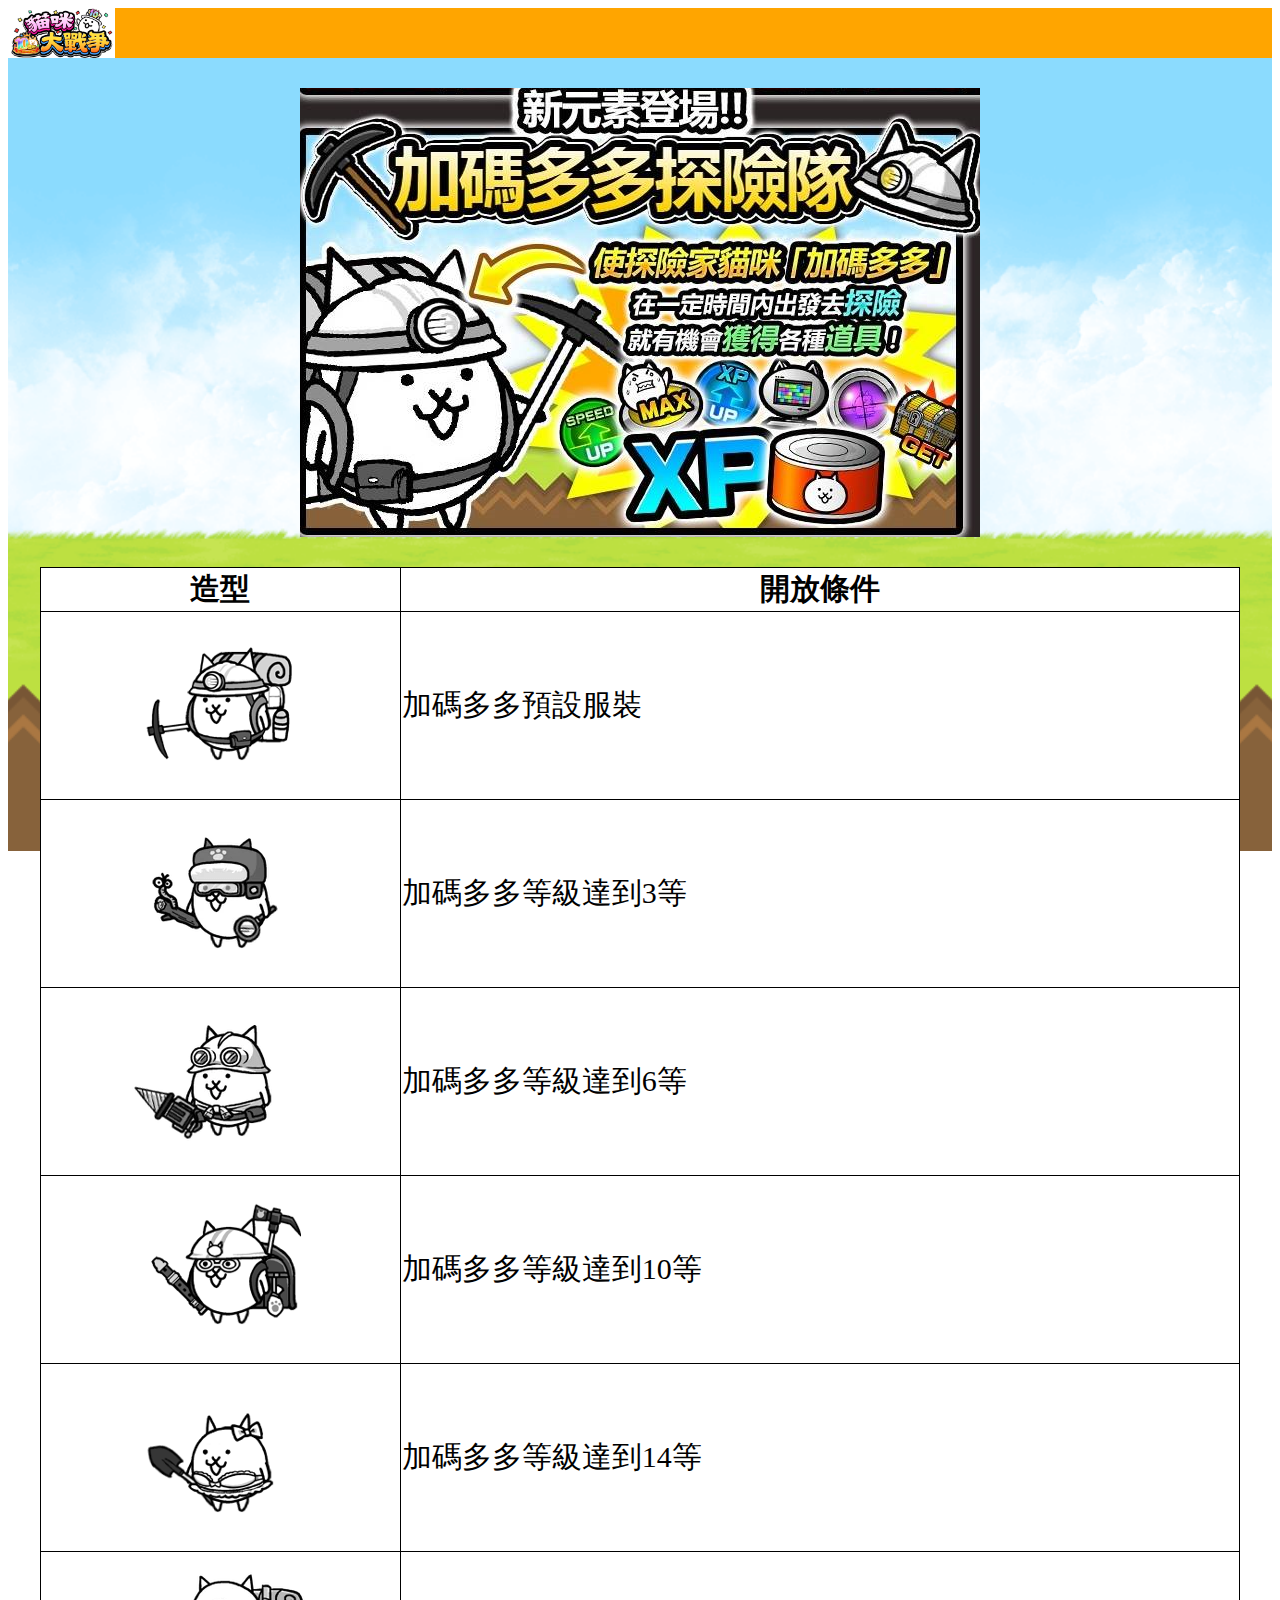
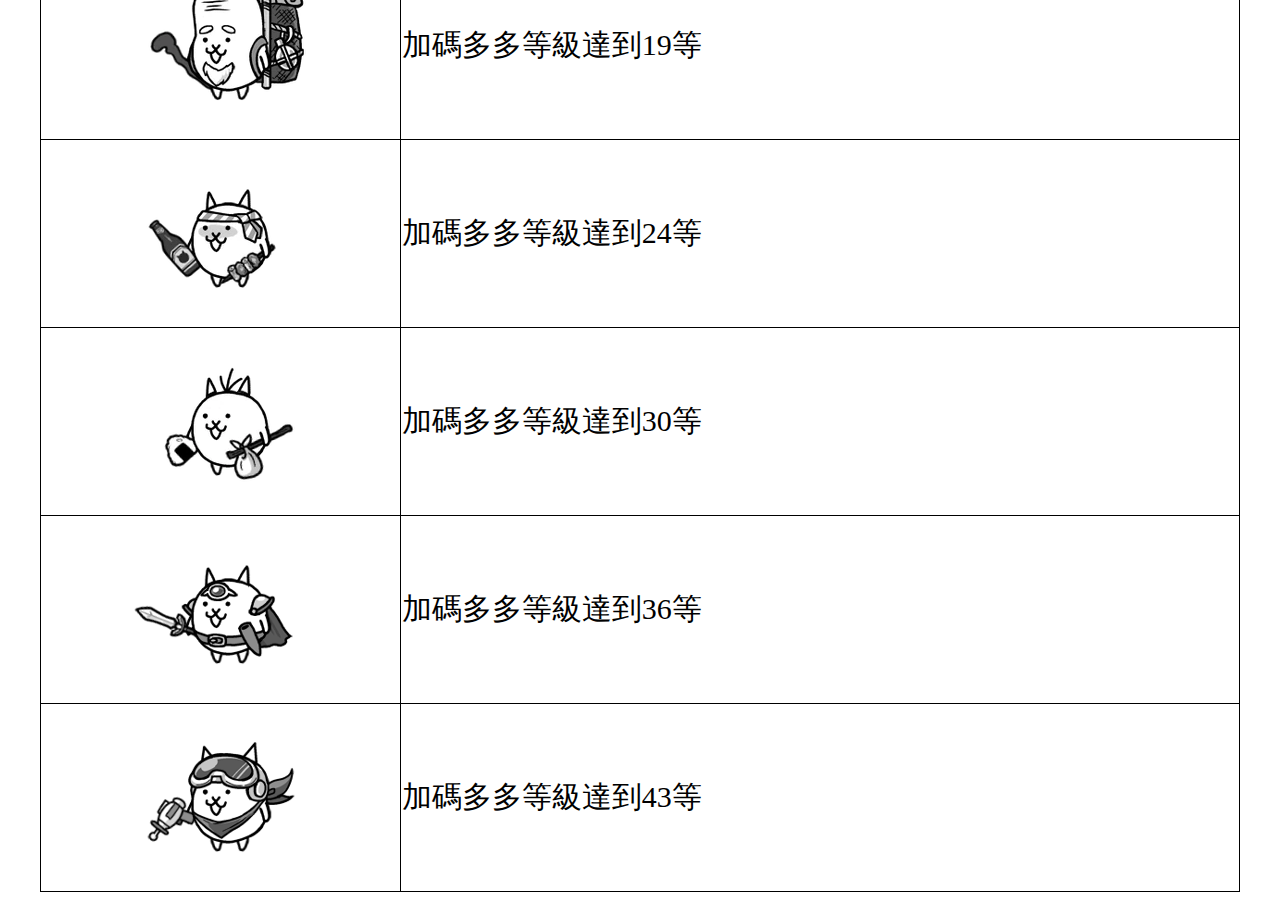
<file: gamatoto.html>
<!DOCTYPE html>
<html lang="zh-hant">

<head>
    <meta charset="UTF-8">
    <meta name="viewport" content="width=device-width, initial-scale=1.0">
    <title>加碼多多</title>
    <link rel="stylesheet" href="./css/header.css">
    <link rel="stylesheet" href="./css/table.css">

    <style>
        main {
            background-image: url(./img/GAMATOTO/background.png);
            background-size: contain;
            background-repeat: repeat-x;
            background-attachment: fixed;

        }

        nav {
            display: flex;
            align-items: center;
            justify-content: center;
        }

        .kamatoto {
            margin: 30px;
        }

        .kama-table {
            width: 100%;
            display: flex;
            align-items: center;
            justify-content: center;
        }

        table {
            width: 1200px;
        }

        .skin {
            display: block;
            margin: auto;
        }
    </style>
</head>

<body>
    <header>
        <a href="./homepage.html">
            <img class="battlecat-icon" src="./img/貓咪大戰爭.png" alt="貓咪大戰爭">
        </a>
        <!-- <ul>
            <li>關卡</li>
            <li>敵人</li>
            <li>轉蛋</li>
        </ul> -->
    </header>
    <main>
        <nav>
            <img class="kamatoto" src="./img/GAMATOTO/GAMATOTO.png">
        </nav>
        <section class="kama-table">
            <table>
                <colgroup>
                    <col width="30%">
                    <col width="70%">
                </colgroup>
                <tr>
                    <th>造型</th>
                    <th>開放條件</th>
                </tr>
                <tr>
                    <td><img class="skin" src="./img/GAMATOTO/01.png"></td>
                    <td> 加碼多多預設服裝</td>
                </tr>
                <tr>
                    <td><img class="skin" src="./img/GAMATOTO/02.png"></td>
                    <td>加碼多多等級達到3等</td>
                </tr>
                <tr>
                    <td><img class="skin" src="./img/GAMATOTO/03.png"></td>
                    <td>加碼多多等級達到6等</td>
                </tr>
                <tr>
                    <td><img class="skin" src="./img/GAMATOTO/04.png"></td>
                    <td>加碼多多等級達到10等</td>
                </tr>
                <tr>
                    <td><img class="skin" src="./img/GAMATOTO/05.png"></td>
                    <td>加碼多多等級達到14等</td>
                </tr>
                <tr>
                    <td><img class="skin" src="./img/GAMATOTO/06.png"></td>
                    <td>加碼多多等級達到19等</td>
                </tr>
                <tr>
                    <td><img class="skin" src="./img/GAMATOTO/07.png"></td>
                    <td>加碼多多等級達到24等</td>
                </tr>
                <tr>
                    <td><img class="skin" src="./img/GAMATOTO/08.png"></td>
                    <td>加碼多多等級達到30等</td>
                </tr>
                <tr>
                    <td><img class="skin" src="./img/GAMATOTO/09.png"></td>
                    <td>加碼多多等級達到36等</td>
                </tr>
                <tr>
                    <td><img class="skin" src="./img/GAMATOTO/10.png"></td>
                    <td>加碼多多等級達到43等</td>
                </tr>


            </table>
        </section>
    </main>


</body>

</html>
</file>
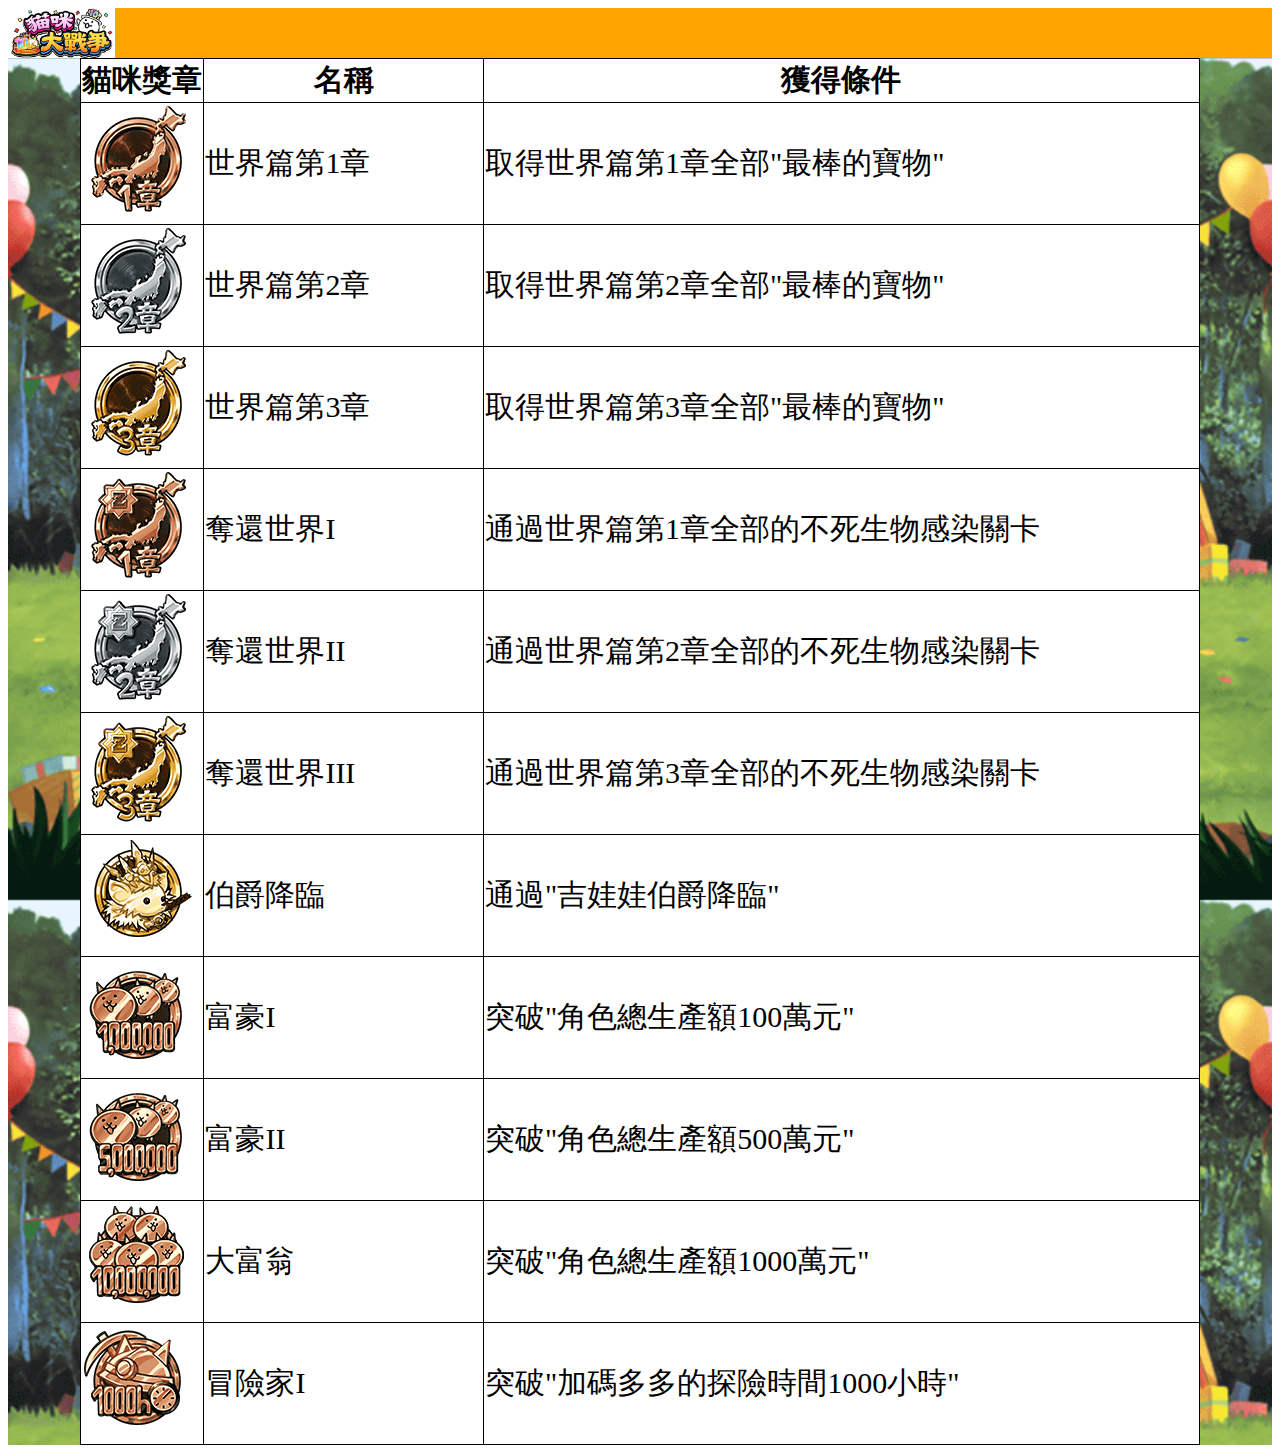
<file: medal.html>
<!DOCTYPE html>
<html lang="zh-hant">

<head>
    <meta charset="UTF-8">
    <meta name="viewport" content="width=device-width, initial-scale=1.0">
    <title>貓咪獎章</title>
    <link rel="stylesheet" href="./css/header.css">
    <link rel="stylesheet" href="./css/table.css">
    <style>
        /* table {
            border-collapse: collapse;
            margin: auto;
            font-size: 30px;
        }

        thead,
        tbody,
        th,
        td {
            border: solid 1px black;

        }

        table {

            width: 95%;
            margin: 30px 0 0 107px;
            background-color: white;
        } */

        main {
            background-image: url(./img/background/background-1.png);
            background-size: contain;
            background-repeat: repeat;
        }

        a {
            color: inherit;
            text-decoration: none;
        }
    </style>
</head>

<body>
    <header>
        <a href="./homepage.html">
            <img class="battlecat-icon" src="./img/貓咪大戰爭.png" alt="貓咪大戰爭">
        </a>
        <!-- <ul>
            <li>關卡</li>
            <li>敵人</li>
            <li>轉蛋</li>
        </ul> -->

    </header>
    <main>
        <table>
            <colgroup>
                <col style="width: 11%;">
                <col style="width: 25%;">
                <col style="width: 70%;">

            </colgroup>
            <thead>
                <tr>
                    <th>貓咪獎章</th>
                    <th>名稱</th>
                    <th>獲得條件</th>
                </tr>
                <tr>
                    <td><img src="./img/medal/medal_000.png"></td>
                    <td>世界篇第1章</td>
                    <td>取得世界篇第1章全部"最棒的寶物"</td>
                </tr>
                <tr>
                    <td><img src="./img/medal/medal_001.png"></td>
                    <td>世界篇第2章</td>
                    <td>取得世界篇第2章全部"最棒的寶物"</td>
                </tr>
                <tr>
                    <td><img src="./img/medal/medal_002.png"></td>
                    <td>世界篇第3章</td>
                    <td>取得世界篇第3章全部"最棒的寶物"</td>
                </tr>
                <tr>
                    <td><img src="./img/medal/medal_003.png"></td>
                    <td>奪還世界I</td>
                    <td>通過世界篇第1章全部的不死生物感染關卡</td>
                </tr>
                <tr>
                    <td><img src="./img/medal/medal_004.png"></td>
                    <td>奪還世界II</td>
                    <td>通過世界篇第2章全部的不死生物感染關卡</td>
                </tr>
                <tr>
                    <td><img src="./img/medal/medal_005.png"></td>
                    <td>奪還世界III</td>
                    <td>通過世界篇第3章全部的不死生物感染關卡</td>
                </tr>
                <tr>
                    <td><img src="./img/medal/medal_032 吉娃娃伯爵.png"></td>
                    <td>伯爵降臨</td>
                    <td><a href="./enemy.html">
                            通過"吉娃娃伯爵降臨"</td>
                    </a>
                </tr>
                <tr>
                    <td><img src="./img/medal/medal_053 生產金額.png"></td>
                    <td>富豪I</td>
                    <td>突破"角色總生產額100萬元"</td>
                </tr>
                <tr>
                    <td><img src="./img/medal/medal_054生產金額2.png"></td>
                    <td>富豪II</td>
                    <td>突破"角色總生產額500萬元"</td>
                </tr>
                <tr>
                    <td><img src="./img/medal/medal_055生產金額3.png"></td>
                    <td>大富翁</td>
                    <td>突破"角色總生產額1000萬元"</td>
                </tr>
                <tr>
                    <td><img src="./img/medal/medal_059加碼多多.png"></td>
                    <td>冒險家I</td>
                    <td>突破"加碼多多的探險時間1000小時"</td>
                </tr>

            </thead>
        </table>
    </main>
</body>

</html>
</file>
<file: css/header.css>
ul {
            list-style-type: none;
            display: flex;
        }

        li {
            
            margin: 0px 30px;
            font-size: 24px;
    
        }

        header {
            background-color: orange;
            height: 50px;
            width: auto;
            display: flex;
            /* padding: 10px; */
        }

        .battlecat-icon {
            background-color: transparent;
            height: 100%;
            width: auto;
        }
</file>
<file: css/slide.css>
.slider {
            
            width: 860px;
            height: 240px;
            position: relative;
            overflow: hidden;
        }

        .slider-content {
            position: relative;
            height: 100%;
            width: 100%;
            left: 0;
            display: flex;
            transition: all 1s;
        }

        img {
            width: 100%;
            height: 100%;
            object-fit: cover;
            flex-shrink: 0;
        }
        .btn-left,
        .btn-right 
        {
            border: none;
            position: absolute;
            top: 0;
            bottom: 0;
            margin: auto;
            background-color:transparent;
            color: orange;
            width: 50px;
            height: 50px;
            font-size: 40px;
            font-weight: bold;
            line-height: 50px;
            text-align: center;
            user-select: none;
        }
        .btn-right{
            right: 20px;
        }
        .btn-left{
            left: 20px;
        }
        .bottom{
            position: absolute;
            bottom: 10px;
            margin: auto;
            left: 0;
            right: 0;
            display: flex;
            gap: 10px;
            max-width: max-content;
        }
        .indicator{
            height: 10px;
            width: 40px;
            background-color: white;
            cursor: pointer;
            border-radius: 10px;
        }
</file>
<file: css/table.css>
table {
            border-collapse: collapse;
            margin: auto;
            font-size: 30px;
            background-color: white;
        }

 thead,
tbody,
th,
td {
            border: solid 1px black;

        }
</file>
<file: css/main.css>
main {
            display: flex;
            flex-direction: column;
            justify-content: center;
            align-items: center;
        }
</file>
